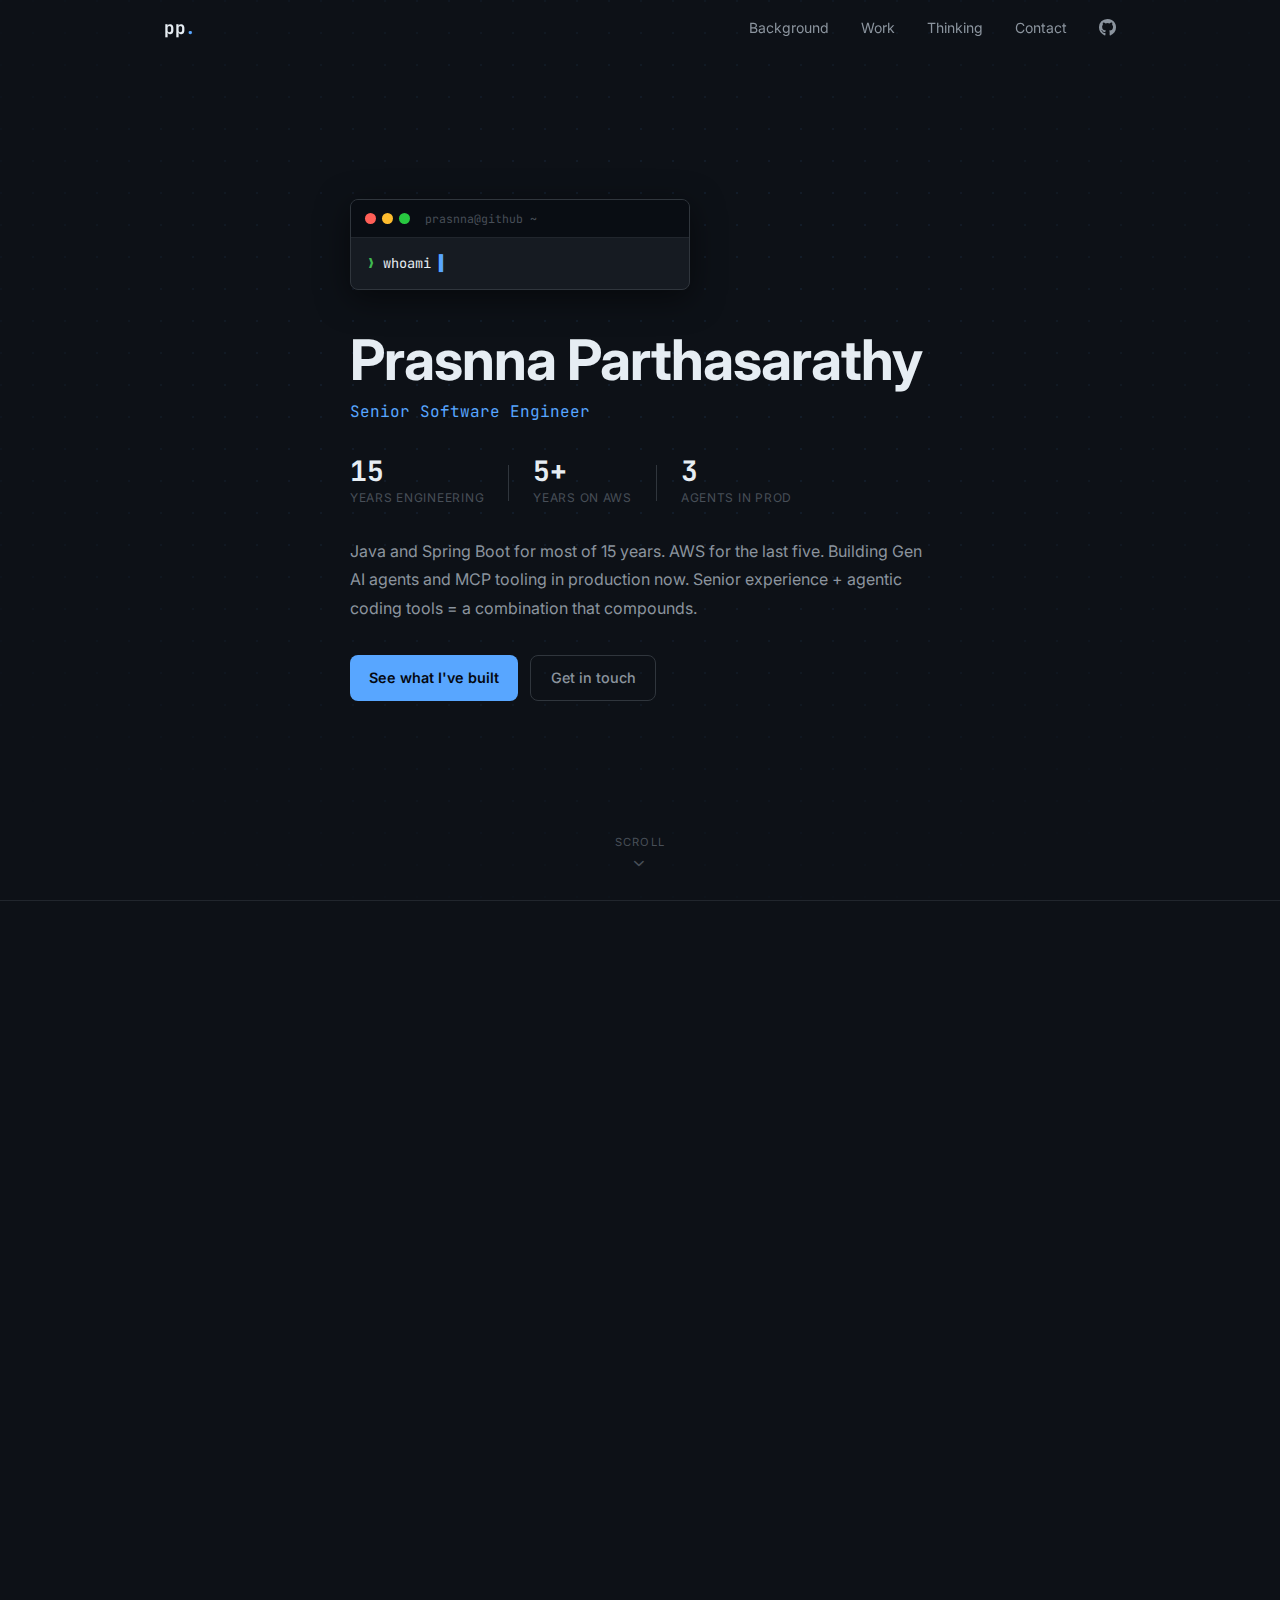
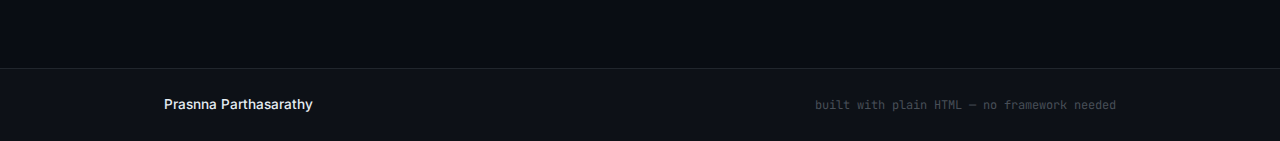
<file: index.html>
<!DOCTYPE html>
<html lang="en">
<head>
    <!-- Google Tag Manager -->
    <script>(function(w,d,s,l,i){w[l]=w[l]||[];w[l].push({'gtm.start':
    new Date().getTime(),event:'gtm.js'});var f=d.getElementsByTagName(s)[0],
    j=d.createElement(s),dl=l!='dataLayer'?'&l='+l:'';j.async=true;j.src=
    'https://www.googletagmanager.com/gtm.js?id='+i+dl;f.parentNode.insertBefore(j,f);
    })(window,document,'script','dataLayer','GTM-MLT8VW9S');</script>
    <!-- End Google Tag Manager -->
    <meta charset="UTF-8">
    <meta name="viewport" content="width=device-width, initial-scale=1.0">
    <title>Prasnna Parthasarathy — Senior Software Engineer</title>

    <!-- JS detection -->
    <script>document.documentElement.className += ' js-enabled';</script>

    <link rel="stylesheet" href="css/style.css">
    <link href="https://fonts.googleapis.com/css2?family=JetBrains+Mono:wght@400;500;700&family=Inter:wght@300;400;500;600;700&display=swap" rel="stylesheet">
    <link rel="stylesheet" href="https://cdnjs.cloudflare.com/ajax/libs/font-awesome/6.0.0/css/all.min.css">

    <meta name="description" content="Prasnna Parthasarathy — Senior Software Engineer. 15 years of Java, Spring Boot, and AWS. Building Gen AI tooling and agentic systems at Plymouth Rock Assurance.">
    <meta property="og:title" content="Prasnna Parthasarathy — Senior Software Engineer">
    <meta property="og:description" content="Java/AWS engineer, 15 years. Recently building LangChain agents, MCP tooling, and Gen AI pipelines in production.">
    <meta property="og:url" content="https://prasnna.github.io/">
    <meta property="og:type" content="website">

    <script type="application/ld+json">
    {
      "@context": "https://schema.org",
      "@type": "Person",
      "name": "Prasnna Parthasarathy",
      "url": "https://prasnna.github.io/",
      "jobTitle": "Senior Software Engineer",
      "sameAs": ["https://github.com/prasnna"]
    }
    </script>
</head>
<body>
    <!-- Google Tag Manager (noscript) -->
    <noscript><iframe src="https://www.googletagmanager.com/ns.html?id=GTM-MLT8VW9S"
    height="0" width="0" style="display:none;visibility:hidden"></iframe></noscript>

    <!-- ===== NAV ===== -->
    <nav id="nav">
        <div class="nav-inner">
            <a href="#" class="nav-logo">pp<span class="nav-logo-dot">.</span></a>
            <div class="nav-links">
                <a href="#about">Background</a>
                <a href="#work">Work</a>
                <a href="#thinking">Thinking</a>
                <a href="#contact">Contact</a>
                <a href="https://github.com/prasnna" target="_blank" class="nav-gh"><i class="fab fa-github"></i></a>
            </div>
        </div>
    </nav>

    <!-- ===== HERO ===== -->
    <header class="hero">
        <div class="hero-bg">
            <div class="hero-grid"></div>
        </div>
        <div class="container">
            <div class="hero-content">
                <div class="terminal-window">
                    <div class="terminal-bar">
                        <span class="dot dot-red"></span>
                        <span class="dot dot-yellow"></span>
                        <span class="dot dot-green"></span>
                        <span class="terminal-title">prasnna@github ~ </span>
                    </div>
                    <div class="terminal-body">
                        <div class="terminal-line">
                            <span class="t-prompt">❯</span>
                            <span class="typed-text" id="typed">whoami</span><span class="t-cursor">▌</span>
                        </div>
                    </div>
                </div>

                <h1 class="hero-name">Prasnna Parthasarathy</h1>
                <p class="hero-role">Senior Software Engineer</p>

                <div class="hero-stats">
                    <div class="stat">
                        <span class="stat-num">15</span>
                        <span class="stat-label">years engineering</span>
                    </div>
                    <div class="stat-divider"></div>
                    <div class="stat">
                        <span class="stat-num">5+</span>
                        <span class="stat-label">years on AWS</span>
                    </div>
                    <div class="stat-divider"></div>
                    <div class="stat">
                        <span class="stat-num">3</span>
                        <span class="stat-label">agents in prod</span>
                    </div>
                </div>

                <p class="hero-bio">
                    Java and Spring Boot for most of 15 years. AWS for the last five.
                    Building Gen AI agents and MCP tooling in production now.
                    Senior experience + agentic coding tools = a combination that compounds.
                </p>

                <div class="cta-group">
                    <a href="#work" class="btn btn-primary" data-track-category="Hero" data-track-action="Click" data-track-label="See Work">See what I've built</a>
                    <a href="#contact" class="btn btn-secondary">Get in touch</a>
                </div>
            </div>
        </div>
        <div class="hero-scroll-hint">
            <span>scroll</span>
            <i class="fas fa-chevron-down"></i>
        </div>
    </header>

    <!-- ===== ABOUT / TIMELINE ===== -->
    <section id="about">
        <div class="container">
            <div class="section-header reveal">
                <span class="section-tag">background</span>
                <h2>15 years building things</h2>
            </div>

            <div class="timeline reveal">
                <div class="tl-item">
                    <div class="tl-marker">
                        <div class="tl-dot"></div>
                        <div class="tl-line"></div>
                    </div>
                    <div class="tl-content">
                        <div class="tl-meta">
                            <span class="tl-company">TCS</span>
                            <span class="tl-period">Dec 2009 – Feb 2014</span>
                        </div>
                        <h3 class="tl-role">IT Analyst</h3>
                        <p>Full-stack developer on an OLAP analytics platform for AC Nielsen. Java backend, front-end UI, data analysis support. Where I learned that the boring infrastructure work is actually the important work.</p>
                        <div class="tl-tags">
                            <span>Java</span><span>HTML/CSS/JS</span><span>SQL</span><span>OLAP</span>
                        </div>
                    </div>
                </div>

                <div class="tl-item">
                    <div class="tl-marker">
                        <div class="tl-dot"></div>
                        <div class="tl-line"></div>
                    </div>
                    <div class="tl-content">
                        <div class="tl-meta">
                            <span class="tl-company">Cognizant</span>
                            <span class="tl-period">Feb 2014 – Oct 2017</span>
                        </div>
                        <h3 class="tl-role">Senior Software Consultant</h3>
                        <p>Enterprise Java across regulated industries — State Street (regulatory reporting, REST services, in-memory cache for large datasets), NY Life (ACCORD XML transformation via SOAP/Apache CXF), MetLife (batch-to-realtime migration).</p>
                        <div class="tl-tags">
                            <span>Java</span><span>Spring</span><span>REST</span><span>SOAP</span><span>Apache CXF</span>
                        </div>
                    </div>
                </div>

                <div class="tl-item">
                    <div class="tl-marker">
                        <div class="tl-dot tl-dot-active"></div>
                    </div>
                    <div class="tl-content">
                        <div class="tl-meta">
                            <span class="tl-company tl-current">Plymouth Rock Assurance</span>
                            <span class="tl-period">Oct 2017 – Present</span>
                        </div>
                        <h3 class="tl-role">Senior Software Engineer</h3>
                        <p>Started building core policy and agency management systems in Java/Spring Boot on Kubernetes. For the last couple of years, shifted to Gen AI: LangChain agents, Bedrock pipelines, MCP tooling — all in production.</p>
                        <div class="tl-tags">
                            <span>Java</span><span>Spring Boot</span><span>AWS</span><span>K8s</span><span>LangChain</span><span>Bedrock</span><span>MCP</span>
                        </div>
                    </div>
                </div>
            </div>

            <!-- STACK -->
            <div class="stack-block reveal">
                <h3 class="stack-heading">Stack</h3>
                <div class="stack-groups">
                    <div class="stack-group">
                        <span class="stack-group-label">Backend</span>
                        <div class="stack-pills">
                            <span class="pill pill-primary">Java / J2EE</span>
                            <span class="pill pill-primary">Spring Boot</span>
                            <span class="pill">Spring MVC</span>
                            <span class="pill">Python</span>
                            <span class="pill">Node.js</span>
                            <span class="pill">Kafka</span>
                        </div>
                    </div>
                    <div class="stack-group">
                        <span class="stack-group-label">Cloud &amp; Infra</span>
                        <div class="stack-pills">
                            <span class="pill pill-primary">AWS</span>
                            <span class="pill">Lambda</span>
                            <span class="pill">Bedrock</span>
                            <span class="pill">Step Functions</span>
                            <span class="pill">Kubernetes</span>
                            <span class="pill">Docker</span>
                        </div>
                    </div>
                    <div class="stack-group">
                        <span class="stack-group-label">AI / Gen AI</span>
                        <div class="stack-pills">
                            <span class="pill pill-accent">LangChain</span>
                            <span class="pill pill-accent">MCP</span>
                            <span class="pill pill-accent">Bedrock Agent Core</span>
                            <span class="pill">Qdrant</span>
                            <span class="pill">RAG</span>
                            <span class="pill">ReAct</span>
                        </div>
                    </div>
                    <div class="stack-group">
                        <span class="stack-group-label">Data &amp; Other</span>
                        <div class="stack-pills">
                            <span class="pill">SQL / PL-SQL</span>
                            <span class="pill">MongoDB</span>
                            <span class="pill">DocumentDB</span>
                            <span class="pill">Angular</span>
                            <span class="pill">Pandas / Plotly</span>
                        </div>
                    </div>
                </div>
            </div>
        </div>
    </section>

    <!-- ===== WORK ===== -->
    <section id="work" class="section-alt">
        <div class="container">
            <div class="section-header reveal">
                <span class="section-tag">work</span>
                <h2>Things I've built</h2>
            </div>

            <!-- Featured -->
            <div class="project-featured reveal">
                <div class="pf-label">
                    <span class="tag-active">Active · Plymouth Rock</span>
                </div>
                <div class="pf-body">
                    <div class="pf-text">
                        <h3>Prod Support Agent</h3>
                        <p>
                            LangChain ReAct agent connected to Elasticsearch via Elastic MCP,
                            a Playwright browser tool, a Qdrant RAG store, and short/long semantic
                            memory. Running on AWS Bedrock Agent Core, orchestrated via n8n.
                            Designed to automate repeated prod support tasks with minimum autonomy
                            first — expand as trust is established.
                        </p>
                        <p class="pf-note">
                            The interesting design constraint: it has to be trustworthy enough
                            that on-call engineers actually hand it tasks at 3am.
                        </p>
                    </div>
                    <div class="pf-stack">
                        <span>LangChain</span>
                        <span>Elastic MCP</span>
                        <span>Qdrant</span>
                        <span>Bedrock Agent Core</span>
                        <span>Playwright</span>
                        <span>n8n</span>
                        <span>AWS</span>
                    </div>
                </div>
            </div>

            <!-- Grid -->
            <div class="projects-grid">
                <div class="project-card reveal">
                    <div class="card-top">
                        <span class="tag tag-work">Plymouth Rock</span>
                        <h3>Claims Processing Pipeline</h3>
                    </div>
                    <p>Multimodal LLM pipeline to analyze claim documents + notes and suggest next actions. Step Functions orchestrates Lambdas — Textract ingests docs, Bedrock does the analysis. The hard part: giving adjusters enough auditability to trust the output.</p>
                    <div class="tech-stack">
                        <span>Step Functions</span><span>Textract</span><span>Bedrock</span><span>Lambda</span><span>Python</span>
                    </div>
                </div>

                <div class="project-card reveal">
                    <div class="card-top">
                        <span class="tag tag-work">Plymouth Rock</span>
                        <h3>Policy Chat Agent</h3>
                    </div>
                    <p>Customer-facing agentic chat querying policy, claims, and billing GraphQL APIs plus a RAG store with policy docs. Per-user memory across sessions. Tricky balance: grounded enough to be safe, flexible enough to be useful.</p>
                    <div class="tech-stack">
                        <span>LangChain</span><span>GraphQL</span><span>Bedrock Agent Core</span><span>Qdrant</span>
                    </div>
                </div>

                <div class="project-card reveal">
                    <div class="card-top">
                        <span class="tag tag-java">Plymouth Rock</span>
                        <h3>Policy &amp; Agency Management</h3>
                    </div>
                    <p>Core insurance platform — policy lifecycle and agency management. Java/Spring Boot backend on Kubernetes with DocumentDB and Lambda + API Gateway for the service layer. The majority of my time at Plymouth Rock before the AI shift.</p>
                    <div class="tech-stack">
                        <span>Java</span><span>Spring Boot</span><span>Kubernetes</span><span>DocumentDB</span><span>Lambda</span>
                    </div>
                </div>

                <div class="project-card reveal">
                    <div class="card-top">
                        <span class="tag tag-side">Side project</span>
                        <h3>Market Rotation Tracker</h3>
                    </div>
                    <p>RRG methodology built from scratch — RS-Ratio and RS-Momentum calculations, live market data, interactive Plotly charts. Started as a "let me understand this properly" project and became something I actually use for my own portfolio decisions.</p>
                    <div class="tech-stack">
                        <span>Python</span><span>Pandas</span><span>Plotly</span>
                    </div>
                    <a href="market-intelligence.html" class="card-link">View Analysis →</a>
                </div>

                <div class="project-card reveal">
                    <div class="card-top">
                        <span class="tag tag-java">Cognizant / State Street</span>
                        <h3>Regulatory Reporting Platform</h3>
                    </div>
                    <p>REST service for high-volume regulatory datasets with an in-memory cache layer for throughput. Custom validation framework automating data quality checks. Also: ACCORD XML transformation (NY Life) and batch-to-realtime migration (MetLife).</p>
                    <div class="tech-stack">
                        <span>Java</span><span>Spring</span><span>REST</span><span>SOAP / Apache CXF</span>
                    </div>
                </div>
            </div>
        </div>
    </section>

    <!-- ===== THINKING ===== -->
    <section id="thinking">
        <div class="container">
            <div class="section-header reveal">
                <span class="section-tag">thinking</span>
                <h2>How I think about this stuff</h2>
            </div>

            <div class="thinking-grid">
                <div class="thought reveal">
                    <span class="thought-num">01</span>
                    <h3>The model is rarely the bottleneck</h3>
                    <p>Most production AI problems are data quality, latency, and trust — not model capability. I've spent more time building output validators and audit trails than tuning prompts.</p>
                </div>
                <div class="thought reveal">
                    <span class="thought-num">02</span>
                    <h3>Start with low autonomy</h3>
                    <p>The prod support agent starts with workflow tools and human-in-the-loop steps. Agents that do too much too fast are hard to debug and harder to get sign-off on in regulated environments.</p>
                </div>
                <div class="thought reveal">
                    <span class="thought-num">03</span>
                    <h3>Enterprise background pays off in AI work</h3>
                    <p>15 years in regulated environments means auditability, failure modes, and compliance are first-class concerns — not afterthoughts you bolt on when something goes wrong in prod.</p>
                </div>
                <div class="thought reveal">
                    <span class="thought-num">04</span>
                    <h3>Skeptical of the hype cycle</h3>
                    <p>Agents are genuinely useful. They're also fragile in ways demos don't show. I've shipped both the wins and the failure cases — the second teaches you more.</p>
                </div>
                <div class="thought thought-wide reveal">
                    <span class="thought-num">05</span>
                    <h3>Agentic coding is a force multiplier — if you know what correct looks like</h3>
                    <p>I use AI coding assistants heavily and the velocity gain is real. What makes it work is 15 years of knowing the right architecture, the edge cases, the abstractions that will bite you in six months. Without that, you're just generating code faster. With it, you're compounding.</p>
                </div>
            </div>
        </div>
    </section>

    <!-- ===== CONTACT ===== -->
    <section id="contact" class="section-alt">
        <div class="container">
            <div class="contact-block reveal">
                <div class="contact-text">
                    <span class="section-tag">contact</span>
                    <h2>Get in touch</h2>
                    <p>Open to conversations about enterprise AI tooling, agentic systems, or anything backend. Not actively looking but happy to talk.</p>
                </div>
                <div class="contact-actions">
                    <a href="mailto:prasnna@gmail.com" class="btn btn-primary" data-track-category="Contact" data-track-label="Email">
                        <i class="fas fa-envelope"></i> prasnna@gmail.com
                    </a>
                    <a href="https://github.com/prasnna" class="btn btn-secondary" target="_blank" data-track-category="Contact" data-track-label="GitHub">
                        <i class="fab fa-github"></i> github.com/prasnna
                    </a>
                </div>
            </div>
        </div>
    </section>

    <footer>
        <div class="container">
            <div class="footer-inner">
                <span class="footer-name">Prasnna Parthasarathy</span>
                <span class="footer-copy">built with plain HTML &mdash; no framework needed</span>
            </div>
        </div>
    </footer>

    <script type="module" src="js/main.js"></script>
</body>
</html>
</file>
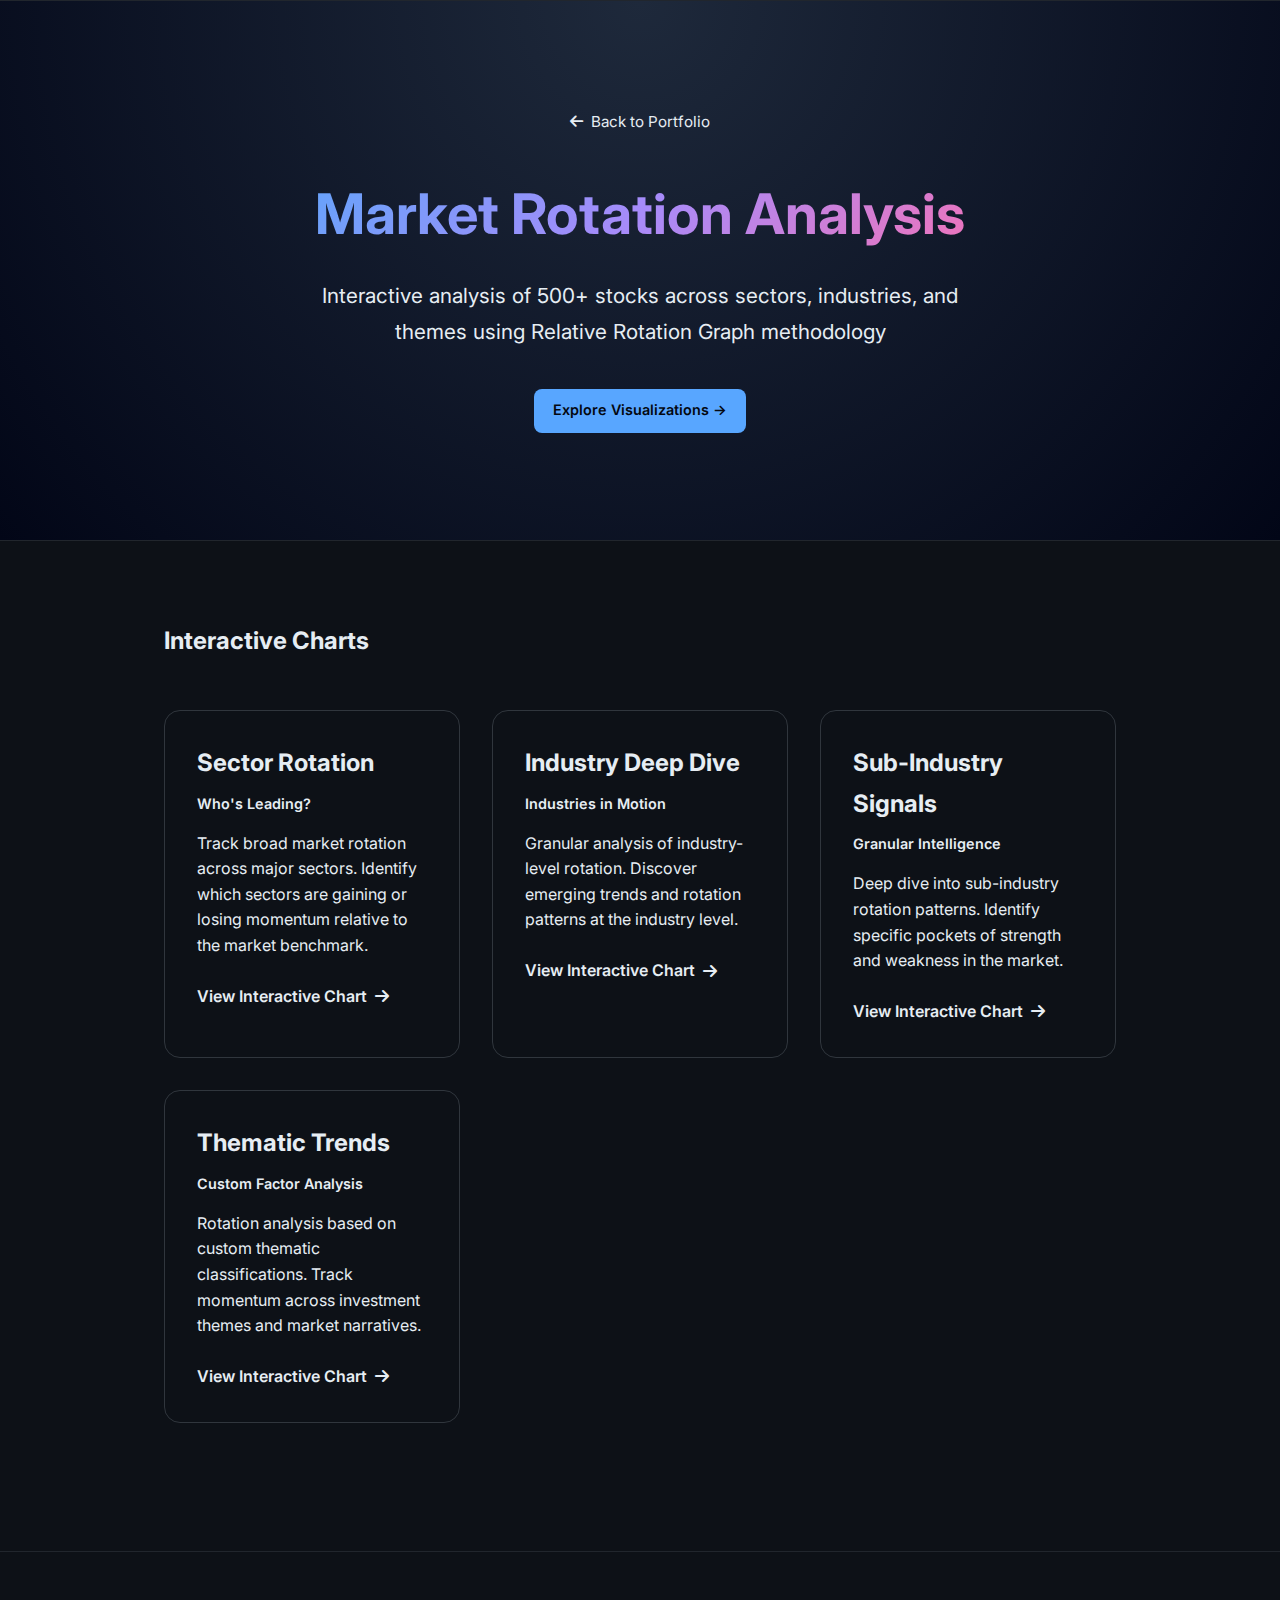
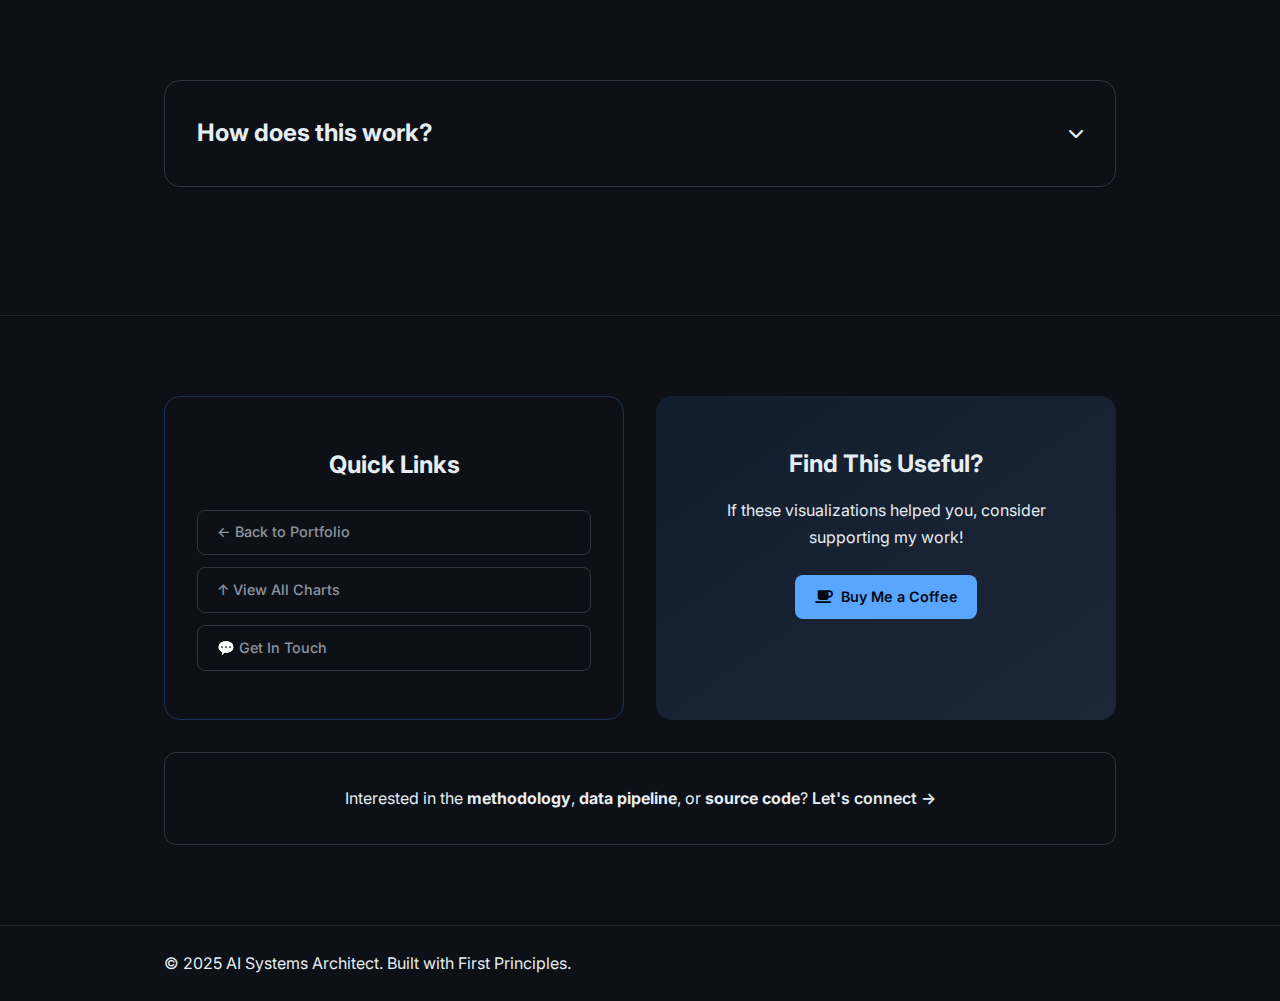
<file: market-intelligence.html>
<!DOCTYPE html>
<html lang="en">
<head>
    <!-- Google Tag Manager -->
    <script>(function(w,d,s,l,i){w[l]=w[l]||[];w[l].push({'gtm.start':
    new Date().getTime(),event:'gtm.js'});var f=d.getElementsByTagName(s)[0],
    j=d.createElement(s),dl=l!='dataLayer'?'&l='+l:'';j.async=true;j.src=
    'https://www.googletagmanager.com/gtm.js?id='+i+dl;f.parentNode.insertBefore(j,f);
    })(window,document,'script','dataLayer','GTM-MLT8VW9S');</script>
    <!-- End Google Tag Manager -->
    <meta charset="UTF-8">
    <meta name="viewport" content="width=device-width, initial-scale=1.0">
    <title>Market Rotation Analysis | Portfolio</title>
    <link rel="stylesheet" href="css/style.css">
    <link href="https://fonts.googleapis.com/css2?family=Inter:wght@300;400;600;700&display=swap" rel="stylesheet">
    <link rel="stylesheet" href="https://cdnjs.cloudflare.com/ajax/libs/font-awesome/6.0.0/css/all.min.css">

    <!-- SEO & Social Meta Tags -->
    <meta name="description" content="Interactive market rotation analysis using Relative Rotation Graphs (RRG). Track 500+ stocks across sectors, industries, and themes to identify market trends and rotation patterns.">
    <meta property="og:title" content="Market Rotation Analysis | RRG Charts">
    <meta property="og:description" content="Interactive analysis of 500+ stocks across sectors, industries, and themes using Relative Rotation Graph methodology.">
    <meta property="og:url" content="https://prasnna.github.io/market-intelligence.html">
    <meta property="og:type" content="website">
    <meta name="twitter:card" content="summary_large_image">
    <meta name="twitter:title" content="Market Rotation Analysis | RRG Charts">
    <meta name="twitter:description" content="Interactive RRG charts tracking 500+ stocks. Identify sector rotation and market trends in real-time.">
    <meta name="keywords" content="RRG, Relative Rotation Graph, market analysis, sector rotation, stock analysis, technical analysis, market intelligence">

    <style>
        /* Market Intelligence Specific Styles */
        .mi-hero {
            min-height: 60vh;
            display: flex;
            align-items: center;
            justify-content: center;
            text-align: center;
            background: radial-gradient(circle at top, #1e293b 0%, #020617 100%);
            padding: 4rem 0;
        }

        .mi-hero h1 {
            font-size: 3.5rem;
            font-weight: 700;
            margin-bottom: 1rem;
            background: linear-gradient(135deg, #60a5fa 0%, #a78bfa 50%, #f472b6 100%);
            -webkit-background-clip: text;
            background-clip: text;
            -webkit-text-fill-color: transparent;
        }

        .mi-hero .subtitle {
            font-size: 1.3rem;
            color: var(--text-secondary);
            margin-bottom: 2.5rem;
            max-width: 700px;
            margin-left: auto;
            margin-right: auto;
        }

        .viz-grid {
            display: grid;
            grid-template-columns: repeat(auto-fit, minmax(280px, 1fr));
            gap: 2rem;
            margin: 3rem 0;
        }

        .viz-card {
            background: linear-gradient(145deg, var(--card-bg), rgba(30, 41, 59, 0.5));
            border: 1px solid var(--border);
            border-radius: 1rem;
            padding: 2rem;
            transition: all 0.4s cubic-bezier(0.4, 0, 0.2, 1);
            position: relative;
            overflow: hidden;
        }

        .viz-card::before {
            content: '';
            position: absolute;
            top: 0;
            left: 0;
            right: 0;
            bottom: 0;
            background: linear-gradient(135deg, rgba(59, 130, 246, 0.1), rgba(167, 139, 250, 0.1));
            opacity: 0;
            transition: opacity 0.4s ease;
        }

        .viz-card:hover {
            transform: translateY(-10px);
            border-color: var(--accent);
            box-shadow: 0 20px 40px -15px rgba(59, 130, 246, 0.4);
        }

        .viz-card:hover::before {
            opacity: 1;
        }

        .viz-card h3 {
            font-size: 1.5rem;
            margin-bottom: 0.5rem;
            position: relative;
            z-index: 1;
        }

        .viz-card .viz-subtitle {
            color: var(--accent);
            font-size: 0.9rem;
            font-weight: 600;
            margin-bottom: 1rem;
            position: relative;
            z-index: 1;
        }

        .viz-card p {
            color: var(--text-secondary);
            margin-bottom: 1.5rem;
            line-height: 1.6;
            position: relative;
            z-index: 1;
        }

        .viz-link {
            display: inline-flex;
            align-items: center;
            gap: 0.5rem;
            color: var(--accent);
            text-decoration: none;
            font-weight: 600;
            transition: gap 0.3s ease;
            position: relative;
            z-index: 1;
        }

        .viz-link:hover {
            gap: 0.75rem;
        }

        .viz-link i {
            transition: transform 0.3s ease;
        }

        .viz-link:hover i {
            transform: translateX(3px);
        }

        .pipeline-section {
            background-color: var(--card-bg);
            border: 1px solid var(--border);
            border-radius: 1rem;
            padding: 2rem;
            margin: 3rem 0;
        }

        .pipeline-toggle {
            cursor: pointer;
            display: flex;
            align-items: center;
            justify-content: space-between;
            user-select: none;
        }

        .pipeline-toggle h3 {
            font-size: 1.5rem;
            margin: 0;
        }

        .pipeline-toggle i {
            transition: transform 0.3s ease;
            color: var(--accent);
        }

        .pipeline-toggle.active i {
            transform: rotate(180deg);
        }

        .pipeline-content {
            max-height: 0;
            overflow: hidden;
            transition: max-height 0.4s ease;
        }

        .pipeline-content.active {
            max-height: 1000px;
            margin-top: 2rem;
        }

        .pipeline-steps {
            display: grid;
            grid-template-columns: repeat(auto-fit, minmax(200px, 1fr));
            gap: 1.5rem;
            margin-top: 1.5rem;
        }

        .pipeline-step {
            background: var(--bg-darker);
            padding: 1.5rem;
            border-radius: 0.75rem;
            border: 1px solid var(--border);
            text-align: center;
        }

        .pipeline-step .step-number {
            display: inline-block;
            width: 40px;
            height: 40px;
            background: var(--accent);
            color: white;
            border-radius: 50%;
            display: flex;
            align-items: center;
            justify-content: center;
            font-weight: 700;
            margin: 0 auto 1rem;
        }

        .pipeline-step h4 {
            font-size: 1.1rem;
            margin-bottom: 0.5rem;
        }

        .pipeline-step p {
            font-size: 0.9rem;
            color: var(--text-secondary);
        }

        .contact-cta {
            background: linear-gradient(145deg, var(--card-bg), rgba(30, 41, 59, 0.8));
            border: 1px solid rgba(59, 130, 246, 0.3);
            border-radius: 1rem;
            padding: 3rem 2rem;
            text-align: center;
            margin: 4rem 0 2rem;
        }

        .contact-cta h2 {
            font-size: 2rem;
            margin-bottom: 1rem;
        }

        .contact-cta p {
            color: var(--text-secondary);
            font-size: 1.1rem;
            margin-bottom: 2rem;
            max-width: 600px;
            margin-left: auto;
            margin-right: auto;
        }

        .back-link {
            display: inline-flex;
            align-items: center;
            gap: 0.5rem;
            color: var(--text-secondary);
            text-decoration: none;
            font-size: 0.95rem;
            transition: all 0.3s ease;
            margin-bottom: 2rem;
        }

        .back-link:hover {
            color: var(--accent);
            gap: 0.75rem;
        }

        @media (max-width: 768px) {
            .mi-hero h1 {
                font-size: 2.5rem;
            }

            .viz-grid {
                grid-template-columns: 1fr;
            }
        }
    </style>
</head>
<body>
    <!-- Google Tag Manager (noscript) -->
    <noscript><iframe src="https://www.googletagmanager.com/ns.html?id=GTM-MLT8VW9S"
    height="0" width="0" style="display:none;visibility:hidden"></iframe></noscript>
    <!-- End Google Tag Manager (noscript) -->
    <section class="mi-hero">
        <div class="container">
            <a href="index.html" class="back-link">
                <i class="fas fa-arrow-left"></i> Back to Portfolio
            </a>
            <h1>Market Rotation Analysis</h1>
            <p class="subtitle">Interactive analysis of 500+ stocks across sectors, industries, and themes using Relative Rotation Graph methodology</p>
            <div class="btn-container">
                <a href="#visualizations" class="btn btn-primary" data-track-category="Market Intelligence" data-track-action="Click" data-track-label="Explore Visualizations">Explore Visualizations →</a>
            </div>
        </div>
    </section>

    <section id="visualizations" class="section-dark">
        <div class="container">
            <h2 class="section-title">Interactive Charts</h2>

            <div class="viz-grid">
                <div class="viz-card">
                    <h3>Sector Rotation</h3>
                    <p class="viz-subtitle">Who's Leading?</p>
                    <p>Track broad market rotation across major sectors. Identify which sectors are gaining or losing momentum relative to the market benchmark.</p>
                    <a href="RRG/sector.html" class="viz-link" data-track-category="RRG Charts" data-track-action="View" data-track-label="Sector Rotation">
                        View Interactive Chart <i class="fas fa-arrow-right"></i>
                    </a>
                </div>

                <div class="viz-card">
                    <h3>Industry Deep Dive</h3>
                    <p class="viz-subtitle">Industries in Motion</p>
                    <p>Granular analysis of industry-level rotation. Discover emerging trends and rotation patterns at the industry level.</p>
                    <a href="RRG/industry.html" class="viz-link" data-track-category="RRG Charts" data-track-action="View" data-track-label="Industry Deep Dive">
                        View Interactive Chart <i class="fas fa-arrow-right"></i>
                    </a>
                </div>

                <div class="viz-card">
                    <h3>Sub-Industry Signals</h3>
                    <p class="viz-subtitle">Granular Intelligence</p>
                    <p>Deep dive into sub-industry rotation patterns. Identify specific pockets of strength and weakness in the market.</p>
                    <a href="RRG/sub-industry.html" class="viz-link" data-track-category="RRG Charts" data-track-action="View" data-track-label="Sub-Industry Signals">
                        View Interactive Chart <i class="fas fa-arrow-right"></i>
                    </a>
                </div>

                <div class="viz-card">
                    <h3>Thematic Trends</h3>
                    <p class="viz-subtitle">Custom Factor Analysis</p>
                    <p>Rotation analysis based on custom thematic classifications. Track momentum across investment themes and market narratives.</p>
                    <a href="RRG/theme.html" class="viz-link" data-track-category="RRG Charts" data-track-action="View" data-track-label="Thematic Trends">
                        View Interactive Chart <i class="fas fa-arrow-right"></i>
                    </a>
                </div>
            </div>
        </div>
    </section>

    <section class="section-light">
        <div class="container">
            <div class="pipeline-section">
                <div class="pipeline-toggle" onclick="togglePipeline()">
                    <h3>How does this work?</h3>
                    <i class="fas fa-chevron-down"></i>
                </div>
                <div class="pipeline-content" id="pipelineContent">
                    <p style="color: var(--text-secondary); margin-bottom: 1.5rem;">
                        The analysis transforms raw market data into rotation signals through a 4-step pipeline:
                    </p>

                    <div style="text-align: center; margin-bottom: 2rem; max-height: 500px; overflow-y: auto; border: 1px solid var(--border); border-radius: 0.5rem; padding: 1rem; background: rgba(0,0,0,0.2);">
                        <img src="RRG/RRG_Abstract_Flow-1.png" alt="Data Ingestion Flow Diagram" style="max-width: 100%; height: auto;">
                    </div>

                    <div class="pipeline-steps">
                        <div class="pipeline-step">
                            <div class="step-number">1</div>
                            <h4>Data & Scoring</h4>
                            <p>500+ stocks analyzed weekly for relative strength (RS Rating 0-100)</p>
                        </div>

                        <div class="pipeline-step">
                            <div class="step-number">2</div>
                            <h4>Smart Filtering</h4>
                            <p>Significance-based filtering tracks important groups across time</p>
                        </div>

                        <div class="pipeline-step">
                            <div class="step-number">3</div>
                            <h4>RRG Calculation</h4>
                            <p>Calculate RS-Ratio (vs market) and RS-Momentum (rate of change)</p>
                        </div>

                        <div class="pipeline-step">
                            <div class="step-number">4</div>
                            <h4>Visualization</h4>
                            <p>Interactive Plotly charts showing rotation across 4 quadrants</p>
                        </div>
                    </div>

                    <div style="margin-top: 2rem; padding: 1.5rem; background: var(--bg-darker); border-radius: 0.75rem; border-left: 3px solid var(--accent);">
                        <h4 style="margin-bottom: 0.5rem;">Understanding the Quadrants</h4>
                        <ul style="color: var(--text-secondary); line-height: 1.8; padding-left: 1.5rem;">
                            <li><strong style="color: #34d399;">Leading:</strong> Strong & Getting Stronger</li>
                            <li><strong style="color: #fbbf24;">Weakening:</strong> Strong but Slowing Down</li>
                            <li><strong style="color: #ef4444;">Lagging:</strong> Weak & Getting Weaker</li>
                            <li><strong style="color: #60a5fa;">Improving:</strong> Weak but Waking Up</li>
                        </ul>
                    </div>
                </div>
            </div>
        </div>
    </section>

    <section class="section-dark">
        <div class="container">
            <div style="display: grid; grid-template-columns: repeat(auto-fit, minmax(300px, 1fr)); gap: 2rem; margin-bottom: 2rem;">
                <!-- Navigation Card -->
                <div class="contact-cta" style="margin: 0;">
                    <h3 style="font-size: 1.5rem; margin-bottom: 1.5rem;">Quick Links</h3>
                    <div style="display: flex; flex-direction: column; gap: 0.75rem;">
                        <a href="index.html" class="btn btn-secondary" style="width: 100%; text-align: center;">← Back to Portfolio</a>
                        <a href="#visualizations" class="btn btn-secondary" style="width: 100%; text-align: center;">↑ View All Charts</a>
                        <a href="index.html#contact" class="btn btn-secondary" style="width: 100%; text-align: center;">💬 Get In Touch</a>
                    </div>
                </div>

                <!-- Support Card -->
                <div class="contact-cta" style="margin: 0; border: 2px solid var(--accent); background: linear-gradient(145deg, rgba(59, 130, 246, 0.1), rgba(30, 41, 59, 0.9));">
                    <h3 style="font-size: 1.5rem; margin-bottom: 0.75rem;">Find This Useful?</h3>
                    <p style="margin-bottom: 1.5rem; font-size: 1rem;">If these visualizations helped you, consider supporting my work!</p>
                    <a href="https://buymeacoffee.com/prasnna" class="btn btn-primary" target="_blank" style="display: inline-flex; align-items: center; gap: 0.5rem;" data-track-category="Conversion" data-track-action="Click" data-track-label="Buy Me a Coffee - Market Intelligence">
                        <i class="fas fa-coffee"></i> Buy Me a Coffee
                    </a>
                </div>
            </div>

            <!-- Methodology Note -->
            <div style="text-align: center; padding: 2rem; background: var(--card-bg); border-radius: 0.75rem; border: 1px solid var(--border);">
                <p style="color: var(--text-secondary); margin: 0;">
                    Interested in the <strong>methodology</strong>, <strong>data pipeline</strong>, or <strong>source code</strong>?
                    <a href="index.html#contact" style="color: var(--accent); text-decoration: none; font-weight: 600;">Let's connect →</a>
                </p>
            </div>
        </div>
    </section>

    <footer>
        <div class="container">
            <p>&copy; 2025 AI Systems Architect. Built with First Principles.</p>
        </div>
    </footer>

    <script>
        function togglePipeline() {
            const toggle = document.querySelector('.pipeline-toggle');
            const content = document.getElementById('pipelineContent');

            toggle.classList.toggle('active');
            content.classList.toggle('active');

            // Track pipeline toggle
            window.dataLayer = window.dataLayer || [];
            window.dataLayer.push({
                'event': 'custom_interaction',
                'eventCategory': 'Market Intelligence',
                'eventAction': 'Toggle',
                'eventLabel': 'Pipeline Explanation',
                'eventValue': content.classList.contains('active') ? 'Open' : 'Close'
            });
        }
    </script>
    <script type="module">
        import { Tracking } from './js/tracking.js';
        new Tracking();
    </script>
</body>
</html>
</file>
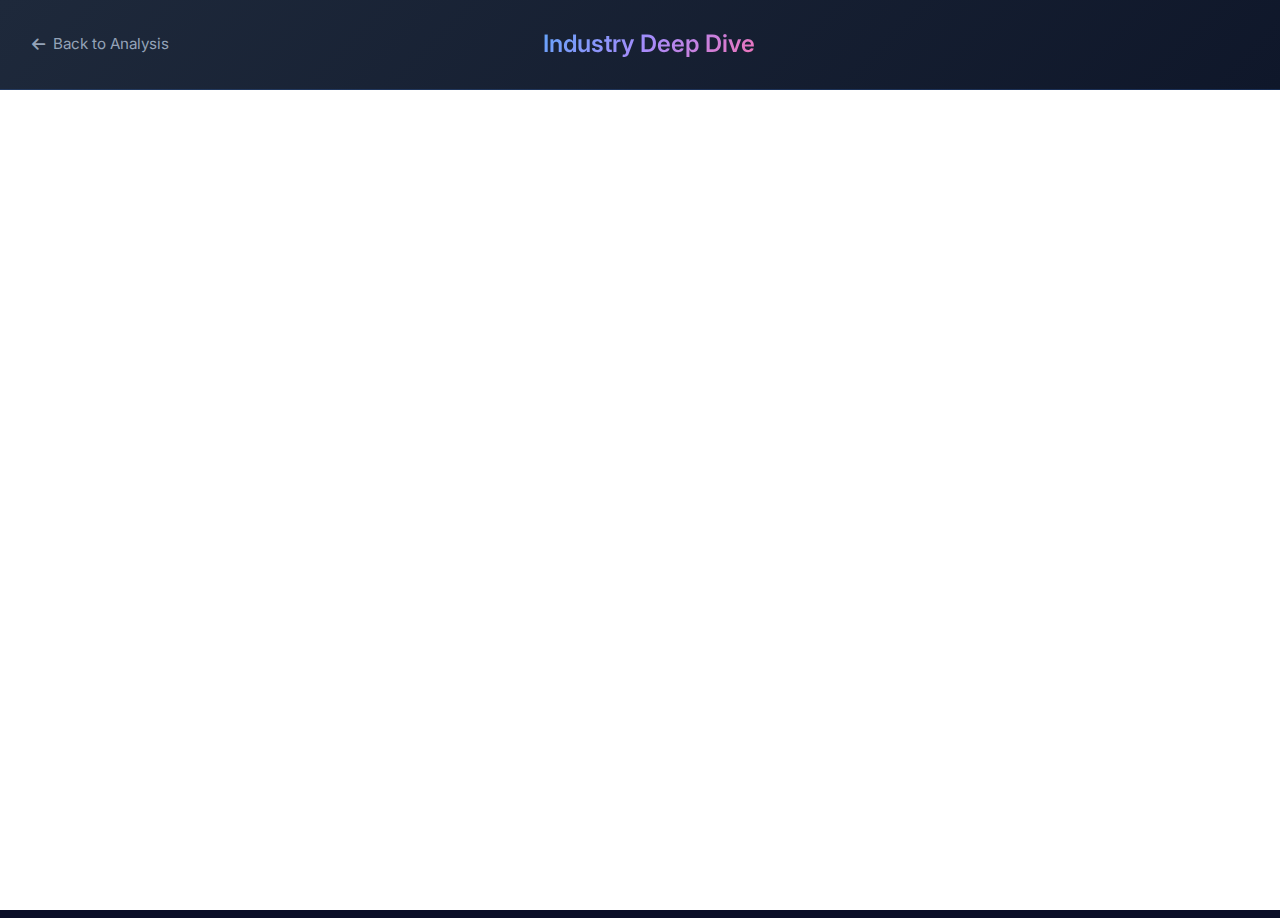
<file: RRG/industry.html>
<!DOCTYPE html>
<html lang="en">
<head>
    <!-- Google Tag Manager -->
    <script>(function(w,d,s,l,i){w[l]=w[l]||[];w[l].push({'gtm.start':
    new Date().getTime(),event:'gtm.js'});var f=d.getElementsByTagName(s)[0],
    j=d.createElement(s),dl=l!='dataLayer'?'&l='+l:'';j.async=true;j.src=
    'https://www.googletagmanager.com/gtm.js?id='+i+dl;f.parentNode.insertBefore(j,f);
    })(window,document,'script','dataLayer','GTM-MLT8VW9S');</script>
    <!-- End Google Tag Manager -->
    <meta charset="UTF-8">
    <meta name="viewport" content="width=device-width, initial-scale=1.0">
    <title>Industry Rotation Analysis</title>
    <link rel="stylesheet" href="../css/style.css">
    <link href="https://fonts.googleapis.com/css2?family=Inter:wght@300;400;600;700&display=swap" rel="stylesheet">
    <link rel="stylesheet" href="https://cdnjs.cloudflare.com/ajax/libs/font-awesome/6.0.0/css/all.min.css">

    <style>
        body {
            background: #0a0e27;
            color: #e2e8f0;
            margin: 0;
            padding: 0;
            font-family: 'Inter', sans-serif;
        }

        .chart-header {
            background: linear-gradient(135deg, #1e293b 0%, #0f172a 100%);
            padding: 1.5rem 2rem;
            border-bottom: 1px solid rgba(59, 130, 246, 0.2);
            display: flex;
            align-items: center;
            justify-content: space-between;
        }

        .back-link {
            display: inline-flex;
            align-items: center;
            gap: 0.5rem;
            color: #94a3b8;
            text-decoration: none;
            font-size: 0.95rem;
            transition: all 0.3s ease;
        }

        .back-link:hover {
            color: #3b82f6;
            gap: 0.75rem;
        }

        .chart-title {
            font-size: 1.5rem;
            font-weight: 600;
            margin: 0;
            background: linear-gradient(135deg, #60a5fa 0%, #a78bfa 50%, #f472b6 100%);
            -webkit-background-clip: text;
            background-clip: text;
            -webkit-text-fill-color: transparent;
        }

        .chart-container {
            width: 100%;
            height: calc(100vh - 80px);
            border: none;
            background: white;
        }

        iframe {
            width: 100%;
            height: 100%;
            border: none;
        }

        @media (max-width: 768px) {
            .chart-header {
                padding: 1rem;
            }

            .chart-title {
                font-size: 1.2rem;
            }
        }
    </style>
</head>
<body>
    <!-- Google Tag Manager (noscript) -->
    <noscript><iframe src="https://www.googletagmanager.com/ns.html?id=GTM-MLT8VW9S"
    height="0" width="0" style="display:none;visibility:hidden"></iframe></noscript>
    <!-- End Google Tag Manager (noscript) -->
    <div class="chart-header">
        <a href="../market-intelligence.html" class="back-link" data-track-category="RRG Navigation" data-track-action="Click" data-track-label="Back from Industry Chart">
            <i class="fas fa-arrow-left"></i> Back to Analysis
        </a>
        <h1 class="chart-title">Industry Deep Dive</h1>
        <div style="width: 120px;"></div> <!-- Spacer for centering -->
    </div>

    <div class="chart-container">
        <iframe src="rrg_smart_industry.html" title="Industry Rotation Chart"></iframe>
    </div>

    <script type="module">
        import { Tracking } from '../js/tracking.js';
        new Tracking();

        // Track page view
        window.dataLayer = window.dataLayer || [];
        window.dataLayer.push({
            'event': 'page_view',
            'page_title': 'Industry Rotation Analysis',
            'page_location': window.location.href,
            'page_path': window.location.pathname
        });
    </script>
</body>
</html>
</file>
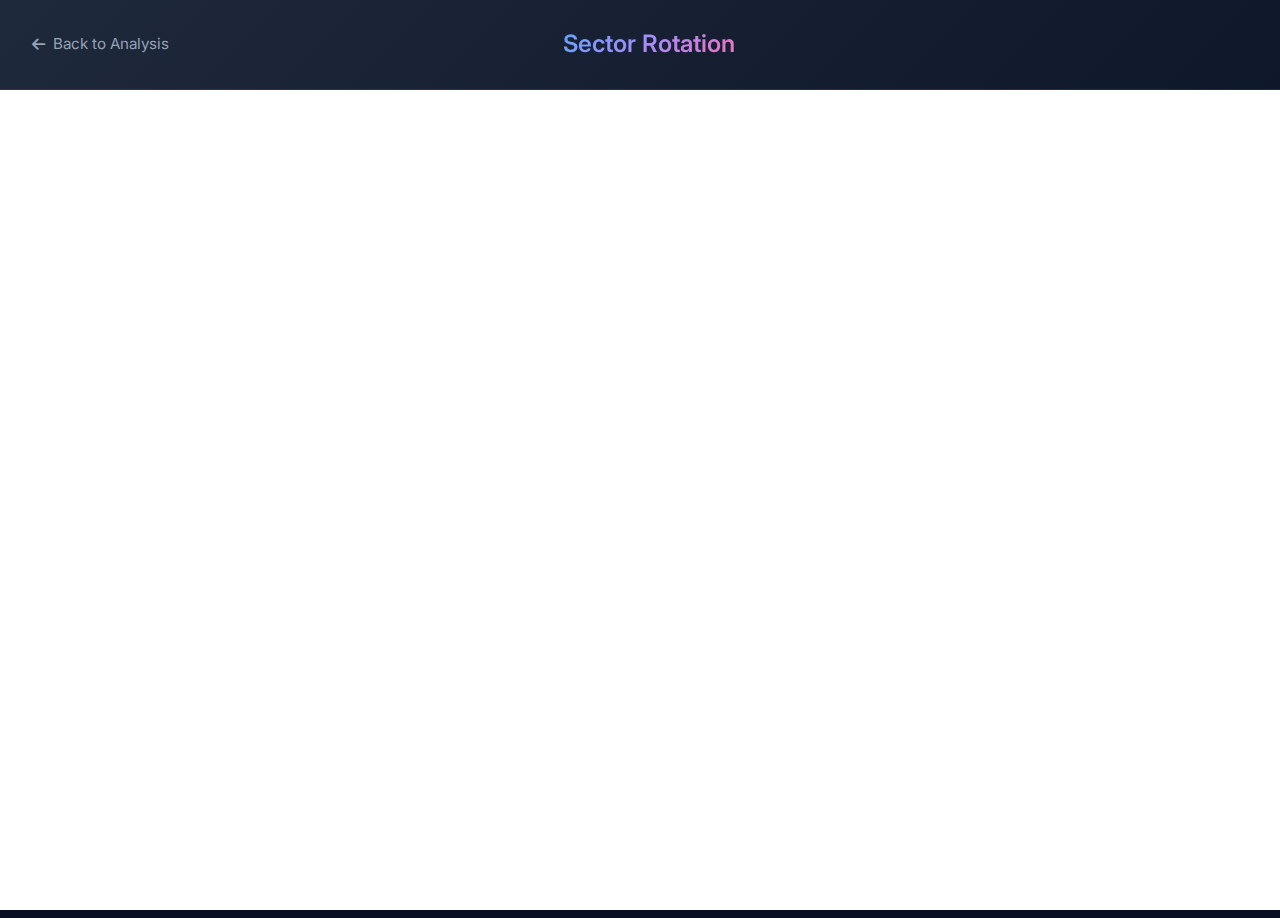
<file: RRG/sector.html>
<!DOCTYPE html>
<html lang="en">
<head>
    <meta charset="UTF-8">
    <meta name="viewport" content="width=device-width, initial-scale=1.0">
    <title>Sector Rotation Analysis</title>
    <link rel="stylesheet" href="../css/style.css">
    <link href="https://fonts.googleapis.com/css2?family=Inter:wght@300;400;600;700&display=swap" rel="stylesheet">
    <link rel="stylesheet" href="https://cdnjs.cloudflare.com/ajax/libs/font-awesome/6.0.0/css/all.min.css">

    <style>
        body {
            background: #0a0e27;
            color: #e2e8f0;
            margin: 0;
            padding: 0;
            font-family: 'Inter', sans-serif;
        }

        .chart-header {
            background: linear-gradient(135deg, #1e293b 0%, #0f172a 100%);
            padding: 1.5rem 2rem;
            border-bottom: 1px solid rgba(59, 130, 246, 0.2);
            display: flex;
            align-items: center;
            justify-content: space-between;
        }

        .back-link {
            display: inline-flex;
            align-items: center;
            gap: 0.5rem;
            color: #94a3b8;
            text-decoration: none;
            font-size: 0.95rem;
            transition: all 0.3s ease;
        }

        .back-link:hover {
            color: #3b82f6;
            gap: 0.75rem;
        }

        .chart-title {
            font-size: 1.5rem;
            font-weight: 600;
            margin: 0;
            background: linear-gradient(135deg, #60a5fa 0%, #a78bfa 50%, #f472b6 100%);
            -webkit-background-clip: text;
            background-clip: text;
            -webkit-text-fill-color: transparent;
        }

        .chart-container {
            width: 100%;
            height: calc(100vh - 80px);
            border: none;
            background: white;
        }

        iframe {
            width: 100%;
            height: 100%;
            border: none;
        }

        @media (max-width: 768px) {
            .chart-header {
                padding: 1rem;
            }

            .chart-title {
                font-size: 1.2rem;
            }
        }
    </style>
</head>
<body>
    <div class="chart-header">
        <a href="../market-intelligence.html" class="back-link">
            <i class="fas fa-arrow-left"></i> Back to Analysis
        </a>
        <h1 class="chart-title">Sector Rotation</h1>
        <div style="width: 120px;"></div> <!-- Spacer for centering -->
    </div>

    <div class="chart-container">
        <iframe src="rrg_smart_sector.html" title="Sector Rotation Chart"></iframe>
    </div>
</body>
</html>
</file>
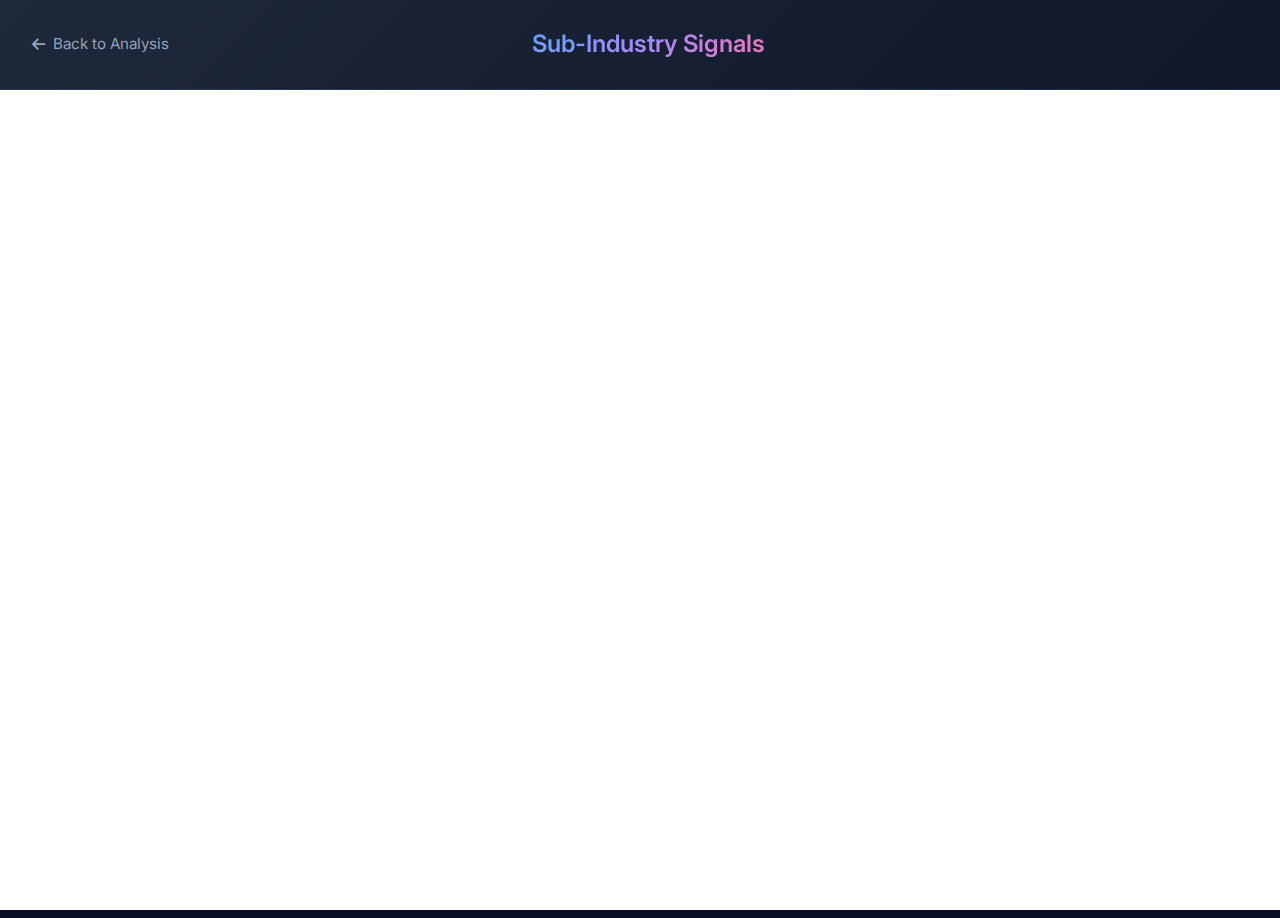
<file: RRG/sub-industry.html>
<!DOCTYPE html>
<html lang="en">
<head>
    <!-- Google Tag Manager -->
    <script>(function(w,d,s,l,i){w[l]=w[l]||[];w[l].push({'gtm.start':
    new Date().getTime(),event:'gtm.js'});var f=d.getElementsByTagName(s)[0],
    j=d.createElement(s),dl=l!='dataLayer'?'&l='+l:'';j.async=true;j.src=
    'https://www.googletagmanager.com/gtm.js?id='+i+dl;f.parentNode.insertBefore(j,f);
    })(window,document,'script','dataLayer','GTM-MLT8VW9S');</script>
    <!-- End Google Tag Manager -->
    <meta charset="UTF-8">
    <meta name="viewport" content="width=device-width, initial-scale=1.0">
    <title>Sub-Industry Analysis</title>
    <link rel="stylesheet" href="../css/style.css">
    <link href="https://fonts.googleapis.com/css2?family=Inter:wght@300;400;600;700&display=swap" rel="stylesheet">
    <link rel="stylesheet" href="https://cdnjs.cloudflare.com/ajax/libs/font-awesome/6.0.0/css/all.min.css">

    <style>
        body {
            background: #0a0e27;
            color: #e2e8f0;
            margin: 0;
            padding: 0;
            font-family: 'Inter', sans-serif;
        }

        .chart-header {
            background: linear-gradient(135deg, #1e293b 0%, #0f172a 100%);
            padding: 1.5rem 2rem;
            border-bottom: 1px solid rgba(59, 130, 246, 0.2);
            display: flex;
            align-items: center;
            justify-content: space-between;
        }

        .back-link {
            display: inline-flex;
            align-items: center;
            gap: 0.5rem;
            color: #94a3b8;
            text-decoration: none;
            font-size: 0.95rem;
            transition: all 0.3s ease;
        }

        .back-link:hover {
            color: #3b82f6;
            gap: 0.75rem;
        }

        .chart-title {
            font-size: 1.5rem;
            font-weight: 600;
            margin: 0;
            background: linear-gradient(135deg, #60a5fa 0%, #a78bfa 50%, #f472b6 100%);
            -webkit-background-clip: text;
            background-clip: text;
            -webkit-text-fill-color: transparent;
        }

        .chart-container {
            width: 100%;
            height: calc(100vh - 80px);
            border: none;
            background: white;
        }

        iframe {
            width: 100%;
            height: 100%;
            border: none;
        }

        @media (max-width: 768px) {
            .chart-header {
                padding: 1rem;
            }

            .chart-title {
                font-size: 1.2rem;
            }
        }
    </style>
</head>
<body>
    <!-- Google Tag Manager (noscript) -->
    <noscript><iframe src="https://www.googletagmanager.com/ns.html?id=GTM-MLT8VW9S"
    height="0" width="0" style="display:none;visibility:hidden"></iframe></noscript>
    <!-- End Google Tag Manager (noscript) -->
    <div class="chart-header">
        <a href="../market-intelligence.html" class="back-link" data-track-category="RRG Navigation" data-track-action="Click" data-track-label="Back from Sub-Industry Chart">
            <i class="fas fa-arrow-left"></i> Back to Analysis
        </a>
        <h1 class="chart-title">Sub-Industry Signals</h1>
        <div style="width: 120px;"></div> <!-- Spacer for centering -->
    </div>

    <div class="chart-container">
        <iframe src="rrg_smart_sub_industry.html" title="Sub-Industry Rotation Chart"></iframe>
    </div>

    <script type="module">
        import { Tracking } from '../js/tracking.js';
        new Tracking();

        // Track page view
        window.dataLayer = window.dataLayer || [];
        window.dataLayer.push({
            'event': 'page_view',
            'page_title': 'Sub-Industry Rotation Analysis',
            'page_location': window.location.href,
            'page_path': window.location.pathname
        });
    </script>
</body>
</html>
</file>
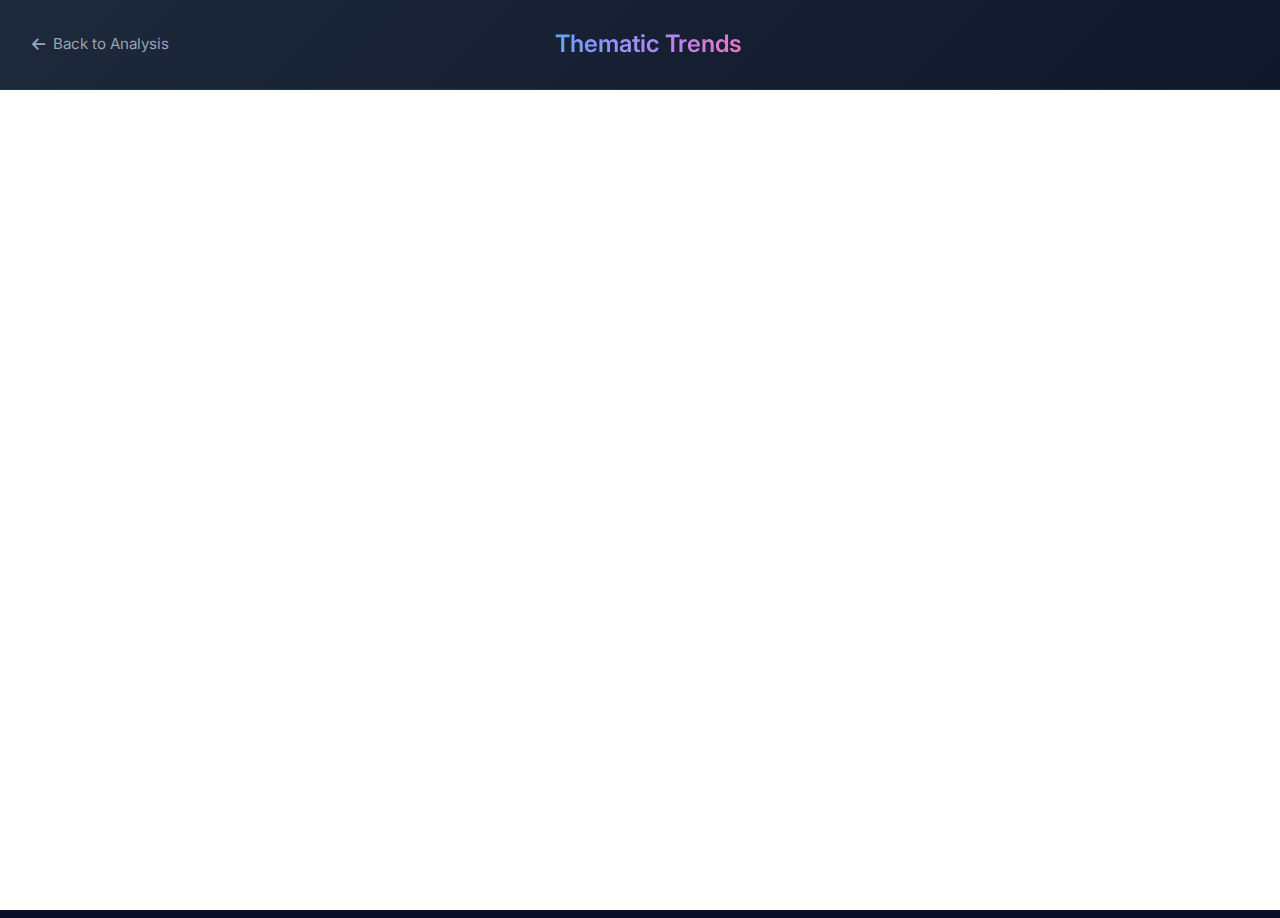
<file: RRG/theme.html>
<!DOCTYPE html>
<html lang="en">
<head>
    <!-- Google Tag Manager -->
    <script>(function(w,d,s,l,i){w[l]=w[l]||[];w[l].push({'gtm.start':
    new Date().getTime(),event:'gtm.js'});var f=d.getElementsByTagName(s)[0],
    j=d.createElement(s),dl=l!='dataLayer'?'&l='+l:'';j.async=true;j.src=
    'https://www.googletagmanager.com/gtm.js?id='+i+dl;f.parentNode.insertBefore(j,f);
    })(window,document,'script','dataLayer','GTM-MLT8VW9S');</script>
    <!-- End Google Tag Manager -->
    <meta charset="UTF-8">
    <meta name="viewport" content="width=device-width, initial-scale=1.0">
    <title>Thematic Analysis</title>
    <link rel="stylesheet" href="../css/style.css">
    <link href="https://fonts.googleapis.com/css2?family=Inter:wght@300;400;600;700&display=swap" rel="stylesheet">
    <link rel="stylesheet" href="https://cdnjs.cloudflare.com/ajax/libs/font-awesome/6.0.0/css/all.min.css">

    <style>
        body {
            background: #0a0e27;
            color: #e2e8f0;
            margin: 0;
            padding: 0;
            font-family: 'Inter', sans-serif;
        }

        .chart-header {
            background: linear-gradient(135deg, #1e293b 0%, #0f172a 100%);
            padding: 1.5rem 2rem;
            border-bottom: 1px solid rgba(59, 130, 246, 0.2);
            display: flex;
            align-items: center;
            justify-content: space-between;
        }

        .back-link {
            display: inline-flex;
            align-items: center;
            gap: 0.5rem;
            color: #94a3b8;
            text-decoration: none;
            font-size: 0.95rem;
            transition: all 0.3s ease;
        }

        .back-link:hover {
            color: #3b82f6;
            gap: 0.75rem;
        }

        .chart-title {
            font-size: 1.5rem;
            font-weight: 600;
            margin: 0;
            background: linear-gradient(135deg, #60a5fa 0%, #a78bfa 50%, #f472b6 100%);
            -webkit-background-clip: text;
            background-clip: text;
            -webkit-text-fill-color: transparent;
        }

        .chart-container {
            width: 100%;
            height: calc(100vh - 80px);
            border: none;
            background: white;
        }

        iframe {
            width: 100%;
            height: 100%;
            border: none;
        }

        @media (max-width: 768px) {
            .chart-header {
                padding: 1rem;
            }

            .chart-title {
                font-size: 1.2rem;
            }
        }
    </style>
</head>
<body>
    <!-- Google Tag Manager (noscript) -->
    <noscript><iframe src="https://www.googletagmanager.com/ns.html?id=GTM-MLT8VW9S"
    height="0" width="0" style="display:none;visibility:hidden"></iframe></noscript>
    <!-- End Google Tag Manager (noscript) -->
    <div class="chart-header">
        <a href="../market-intelligence.html" class="back-link" data-track-category="RRG Navigation" data-track-action="Click" data-track-label="Back from Theme Chart">
            <i class="fas fa-arrow-left"></i> Back to Analysis
        </a>
        <h1 class="chart-title">Thematic Trends</h1>
        <div style="width: 120px;"></div> <!-- Spacer for centering -->
    </div>

    <div class="chart-container">
        <iframe src="rrg_smart_theme.html" title="Thematic Rotation Chart"></iframe>
    </div>

    <script type="module">
        import { Tracking } from '../js/tracking.js';
        new Tracking();

        // Track page view
        window.dataLayer = window.dataLayer || [];
        window.dataLayer.push({
            'event': 'page_view',
            'page_title': 'Thematic Rotation Analysis',
            'page_location': window.location.href,
            'page_path': window.location.pathname
        });
    </script>
</body>
</html>
</file>
<file: css/style.css>
/* =============================================
   DESIGN TOKENS
   ============================================= */
:root {
    --bg:          #0d1117;
    --bg-alt:      #090d13;
    --bg-card:     #161b22;
    --bg-hover:    #1c2330;
    --border:      #30363d;
    --border-subtle: #21262d;

    --text-1:      #e6edf3;
    --text-2:      #8b949e;
    --text-3:      #484f58;

    --blue:        #58a6ff;
    --blue-dim:    rgba(88, 166, 255, 0.12);
    --green:       #3fb950;
    --green-dim:   rgba(63, 185, 80, 0.12);
    --purple:      #bc8cff;
    --purple-dim:  rgba(188, 140, 255, 0.12);
    --yellow:      #d29922;
    --yellow-dim:  rgba(210, 153, 34, 0.12);
    --orange:      #f78166;

    --mono: 'JetBrains Mono', 'Fira Code', monospace;
    --sans: 'Inter', -apple-system, BlinkMacSystemFont, sans-serif;

    --radius:   8px;
    --radius-lg: 12px;
    --shadow:   0 1px 3px rgba(0,0,0,0.4), 0 4px 16px rgba(0,0,0,0.3);
    --shadow-lg: 0 8px 32px rgba(0,0,0,0.5);
}

/* =============================================
   RESET & BASE
   ============================================= */
*, *::before, *::after { margin: 0; padding: 0; box-sizing: border-box; }

html { scroll-behavior: smooth; font-size: 16px; }

body {
    font-family: var(--sans);
    background: var(--bg);
    color: var(--text-1);
    line-height: 1.7;
    overflow-x: hidden;
}

a { color: inherit; text-decoration: none; }

.container {
    max-width: 1000px;
    margin: 0 auto;
    padding: 0 1.5rem;
}

/* =============================================
   NAV
   ============================================= */
#nav {
    position: fixed;
    top: 0;
    left: 0;
    right: 0;
    z-index: 100;
    transition: background 0.3s, border-color 0.3s, backdrop-filter 0.3s;
    border-bottom: 1px solid transparent;
}

#nav.scrolled {
    background: rgba(13, 17, 23, 0.85);
    backdrop-filter: blur(12px);
    -webkit-backdrop-filter: blur(12px);
    border-color: var(--border-subtle);
}

.nav-inner {
    max-width: 1000px;
    margin: 0 auto;
    padding: 0 1.5rem;
    height: 56px;
    display: flex;
    align-items: center;
    justify-content: space-between;
}

.nav-logo {
    font-family: var(--mono);
    font-size: 1.1rem;
    font-weight: 700;
    color: var(--text-1);
    letter-spacing: -0.5px;
}
.nav-logo-dot { color: var(--blue); }

.nav-links {
    display: flex;
    align-items: center;
    gap: 2rem;
}

.nav-links a {
    font-size: 0.875rem;
    color: var(--text-2);
    transition: color 0.2s;
}
.nav-links a:hover { color: var(--text-1); }

.nav-gh {
    font-size: 1.1rem !important;
    color: var(--text-2) !important;
}
.nav-gh:hover { color: var(--text-1) !important; }

/* =============================================
   HERO
   ============================================= */
.hero {
    min-height: 100vh;
    display: flex;
    align-items: center;
    position: relative;
    padding: 80px 0 5rem;
    overflow: hidden;
}

/* Subtle dot grid background */
.hero-bg {
    position: absolute;
    inset: 0;
    pointer-events: none;
    z-index: 0;
}

.hero-grid {
    position: absolute;
    inset: 0;
    background-image:
        radial-gradient(circle at 1px 1px, rgba(88,166,255,0.08) 1px, transparent 0);
    background-size: 32px 32px;
    mask-image: radial-gradient(ellipse 70% 70% at 50% 40%, black 30%, transparent 100%);
    -webkit-mask-image: radial-gradient(ellipse 70% 70% at 50% 40%, black 30%, transparent 100%);
}

.hero .container { position: relative; z-index: 1; }

.hero-content {
    max-width: 700px;
}

/* Terminal widget */
.terminal-window {
    background: var(--bg-card);
    border: 1px solid var(--border);
    border-radius: var(--radius);
    overflow: hidden;
    display: inline-block;
    margin-bottom: 2rem;
    min-width: 340px;
    box-shadow: var(--shadow-lg);
}

.terminal-bar {
    background: var(--bg-alt);
    border-bottom: 1px solid var(--border-subtle);
    padding: 0.55rem 0.85rem;
    display: flex;
    align-items: center;
    gap: 0.4rem;
}

.dot {
    width: 11px; height: 11px;
    border-radius: 50%;
}
.dot-red    { background: #ff5f57; }
.dot-yellow { background: #febc2e; }
.dot-green  { background: #28c840; }

.terminal-title {
    font-family: var(--mono);
    font-size: 0.72rem;
    color: var(--text-3);
    margin-left: 0.5rem;
}

.terminal-body {
    padding: 0.85rem 1rem;
}

.terminal-line {
    display: flex;
    align-items: center;
    gap: 0.5rem;
    font-family: var(--mono);
    font-size: 0.85rem;
}

.t-prompt { color: var(--green); font-weight: 700; }

.typed-text { color: var(--text-1); }

.t-cursor {
    color: var(--blue);
    animation: blink 1s step-end infinite;
}

@keyframes blink { 50% { opacity: 0; } }

/* Hero text */
.hero-name {
    font-size: clamp(2.2rem, 5vw, 3.5rem);
    font-weight: 700;
    letter-spacing: -1px;
    line-height: 1.1;
    margin-bottom: 0.4rem;
}

.hero-role {
    font-family: var(--mono);
    font-size: 1rem;
    color: var(--blue);
    margin-bottom: 2rem;
}

/* Stats */
.hero-stats {
    display: flex;
    align-items: center;
    gap: 1.5rem;
    margin-bottom: 1.75rem;
}

.stat { text-align: left; }

.stat-num {
    display: block;
    font-size: 1.75rem;
    font-weight: 700;
    font-family: var(--mono);
    color: var(--text-1);
    line-height: 1;
}

.stat-label {
    font-size: 0.75rem;
    color: var(--text-3);
    text-transform: uppercase;
    letter-spacing: 0.06em;
    display: block;
    margin-top: 0.2rem;
}

.stat-divider {
    width: 1px;
    height: 36px;
    background: var(--border);
}

.hero-bio {
    font-size: 1rem;
    color: var(--text-2);
    line-height: 1.8;
    max-width: 580px;
    margin-bottom: 2rem;
}

/* CTAs */
.cta-group {
    display: flex;
    gap: 0.75rem;
    flex-wrap: wrap;
}

.btn {
    display: inline-flex;
    align-items: center;
    gap: 0.45rem;
    padding: 0.6rem 1.2rem;
    border-radius: var(--radius);
    font-size: 0.9rem;
    font-weight: 500;
    transition: all 0.2s;
    cursor: pointer;
}

.btn-primary {
    background: var(--blue);
    color: #040810;
    font-weight: 600;
}
.btn-primary:hover { background: #79c0ff; transform: translateY(-1px); }

.btn-secondary {
    border: 1px solid var(--border);
    color: var(--text-2);
    background: transparent;
}
.btn-secondary:hover { border-color: var(--blue); color: var(--blue); transform: translateY(-1px); }

/* Scroll hint */
.hero-scroll-hint {
    position: absolute;
    bottom: 2rem;
    left: 50%;
    transform: translateX(-50%);
    display: flex;
    flex-direction: column;
    align-items: center;
    gap: 0.3rem;
    color: var(--text-3);
    font-size: 0.7rem;
    letter-spacing: 0.1em;
    text-transform: uppercase;
    animation: float 2.5s ease-in-out infinite;
}

@keyframes float {
    0%, 100% { transform: translateX(-50%) translateY(0); }
    50%       { transform: translateX(-50%) translateY(-6px); }
}

/* =============================================
   SECTIONS
   ============================================= */
section {
    padding: 5rem 0;
    border-top: 1px solid var(--border-subtle);
}

.section-alt {
    background: var(--bg-alt);
}

.section-header {
    margin-bottom: 3rem;
}

.section-tag {
    font-family: var(--mono);
    font-size: 0.75rem;
    color: var(--blue);
    text-transform: uppercase;
    letter-spacing: 0.1em;
    display: block;
    margin-bottom: 0.5rem;
}

.section-header h2 {
    font-size: clamp(1.6rem, 3vw, 2.2rem);
    font-weight: 700;
    letter-spacing: -0.5px;
}

/* =============================================
   TIMELINE
   ============================================= */
.timeline {
    position: relative;
    display: flex;
    flex-direction: column;
    gap: 0;
    margin-bottom: 4rem;
}

.tl-item {
    display: grid;
    grid-template-columns: 28px 1fr;
    gap: 1.25rem;
    position: relative;
}

.tl-marker {
    display: flex;
    flex-direction: column;
    align-items: center;
    padding-top: 0.2rem;
}

.tl-dot {
    width: 12px;
    height: 12px;
    border-radius: 50%;
    background: var(--border);
    border: 2px solid var(--bg);
    outline: 2px solid var(--border);
    flex-shrink: 0;
}

.tl-dot-active {
    background: var(--green);
    outline-color: var(--green);
    box-shadow: 0 0 8px rgba(63,185,80,0.5);
}

.tl-line {
    width: 2px;
    flex: 1;
    background: var(--border-subtle);
    margin-top: 4px;
    min-height: 40px;
}

.tl-content {
    padding-bottom: 2.5rem;
}

.tl-meta {
    display: flex;
    align-items: center;
    gap: 1rem;
    margin-bottom: 0.35rem;
    flex-wrap: wrap;
}

.tl-company {
    font-weight: 600;
    font-size: 0.9rem;
    color: var(--text-1);
}

.tl-current {
    color: var(--green);
}

.tl-period {
    font-family: var(--mono);
    font-size: 0.75rem;
    color: var(--text-3);
}

.tl-role {
    font-size: 1rem;
    font-weight: 500;
    color: var(--text-2);
    margin-bottom: 0.6rem;
}

.tl-content > p {
    font-size: 0.9rem;
    color: var(--text-2);
    line-height: 1.75;
    margin-bottom: 0.85rem;
}

.tl-tags {
    display: flex;
    flex-wrap: wrap;
    gap: 0.4rem;
}

.tl-tags span {
    font-family: var(--mono);
    font-size: 0.72rem;
    padding: 0.15rem 0.55rem;
    border-radius: 4px;
    background: var(--bg-card);
    border: 1px solid var(--border-subtle);
    color: var(--text-3);
}

/* =============================================
   STACK PILLS
   ============================================= */
.stack-block {
    border: 1px solid var(--border);
    border-radius: var(--radius-lg);
    padding: 1.75rem 2rem;
    background: var(--bg-card);
}

.stack-heading {
    font-family: var(--mono);
    font-size: 0.75rem;
    color: var(--text-3);
    text-transform: uppercase;
    letter-spacing: 0.1em;
    margin-bottom: 1.25rem;
}

.stack-groups {
    display: grid;
    grid-template-columns: 1fr 1fr;
    gap: 1.5rem 2.5rem;
}

@media (max-width: 600px) {
    .stack-groups { grid-template-columns: 1fr; }
}

.stack-group-label {
    font-size: 0.75rem;
    color: var(--text-3);
    display: block;
    margin-bottom: 0.6rem;
}

.stack-pills {
    display: flex;
    flex-wrap: wrap;
    gap: 0.4rem;
}

.pill {
    font-family: var(--mono);
    font-size: 0.75rem;
    padding: 0.25rem 0.65rem;
    border-radius: 4px;
    background: var(--bg-alt);
    border: 1px solid var(--border-subtle);
    color: var(--text-2);
}

.pill-primary {
    background: var(--blue-dim);
    border-color: rgba(88,166,255,0.25);
    color: var(--blue);
}

.pill-accent {
    background: var(--purple-dim);
    border-color: rgba(188,140,255,0.25);
    color: var(--purple);
}

/* =============================================
   PROJECTS
   ============================================= */

/* Featured */
.project-featured {
    background: var(--bg-card);
    border: 1px solid var(--border);
    border-radius: var(--radius-lg);
    padding: 2rem 2rem;
    margin-bottom: 1.5rem;
    position: relative;
    overflow: hidden;
    transition: border-color 0.2s;
}

.project-featured::before {
    content: '';
    position: absolute;
    top: 0; left: 0; right: 0;
    height: 2px;
    background: linear-gradient(90deg, var(--green), var(--blue));
}

.project-featured:hover { border-color: var(--border); }

.pf-label {
    margin-bottom: 1rem;
}

.tag-active {
    font-family: var(--mono);
    font-size: 0.72rem;
    padding: 0.2rem 0.6rem;
    border-radius: 4px;
    background: var(--green-dim);
    border: 1px solid rgba(63,185,80,0.25);
    color: var(--green);
    font-weight: 600;
    text-transform: uppercase;
    letter-spacing: 0.04em;
}

.pf-body {
    display: grid;
    grid-template-columns: 1fr auto;
    gap: 2rem;
    align-items: start;
}

@media (max-width: 700px) {
    .pf-body { grid-template-columns: 1fr; }
}

.pf-text h3 {
    font-size: 1.3rem;
    font-weight: 700;
    margin-bottom: 0.75rem;
    letter-spacing: -0.3px;
}

.pf-text p {
    font-size: 0.9rem;
    color: var(--text-2);
    line-height: 1.8;
    margin-bottom: 0.75rem;
}

.pf-note {
    font-style: italic;
    color: var(--text-3) !important;
    font-size: 0.85rem !important;
}

.pf-stack {
    display: flex;
    flex-direction: column;
    gap: 0.4rem;
    min-width: 180px;
    flex-shrink: 0;
}

@media (max-width: 700px) {
    .pf-stack { flex-direction: row; flex-wrap: wrap; }
}

.pf-stack span {
    font-family: var(--mono);
    font-size: 0.75rem;
    padding: 0.3rem 0.75rem;
    border-radius: 4px;
    background: var(--bg-alt);
    border: 1px solid var(--border-subtle);
    color: var(--text-2);
    white-space: nowrap;
}

/* Project grid */
.projects-grid {
    display: grid;
    grid-template-columns: repeat(auto-fit, minmax(300px, 1fr));
    gap: 1rem;
}

.project-card {
    background: var(--bg-card);
    border: 1px solid var(--border);
    border-radius: var(--radius);
    padding: 1.5rem;
    display: flex;
    flex-direction: column;
    transition: border-color 0.2s, transform 0.2s;
}

.project-card:hover {
    border-color: var(--blue);
    transform: translateY(-2px);
}

.card-top {
    margin-bottom: 0.85rem;
}

.tag {
    font-family: var(--mono);
    font-size: 0.7rem;
    padding: 0.18rem 0.55rem;
    border-radius: 4px;
    font-weight: 600;
    text-transform: uppercase;
    letter-spacing: 0.04em;
    display: inline-block;
    margin-bottom: 0.55rem;
}

.tag-work { background: var(--blue-dim); color: var(--blue); border: 1px solid rgba(88,166,255,0.2); }
.tag-side { background: var(--green-dim); color: var(--green); border: 1px solid rgba(63,185,80,0.2); }
.tag-java { background: var(--yellow-dim); color: var(--yellow); border: 1px solid rgba(210,153,34,0.2); }

.project-card h3 {
    font-size: 1rem;
    font-weight: 600;
}

.project-card > p {
    font-size: 0.875rem;
    color: var(--text-2);
    line-height: 1.75;
    flex-grow: 1;
    margin-bottom: 1rem;
}

.tech-stack {
    display: flex;
    flex-wrap: wrap;
    gap: 0.35rem;
    margin-bottom: 0.75rem;
}

.tech-stack span {
    font-family: var(--mono);
    font-size: 0.72rem;
    padding: 0.18rem 0.5rem;
    border-radius: 3px;
    background: var(--bg-alt);
    border: 1px solid var(--border-subtle);
    color: var(--text-3);
}

.card-link {
    font-size: 0.85rem;
    color: var(--blue);
    font-weight: 500;
    display: inline-block;
    margin-top: auto;
    transition: opacity 0.2s;
}
.card-link:hover { opacity: 0.75; }

/* =============================================
   THINKING
   ============================================= */
.thinking-grid {
    display: grid;
    grid-template-columns: 1fr 1fr;
    gap: 1.25rem;
}

@media (max-width: 640px) {
    .thinking-grid { grid-template-columns: 1fr; }
}

.thought {
    background: var(--bg-card);
    border: 1px solid var(--border);
    border-radius: var(--radius);
    padding: 1.5rem;
    transition: border-color 0.2s;
}

.thought:hover { border-color: var(--blue); }

.thought-wide {
    grid-column: 1 / -1;
    background: linear-gradient(135deg, var(--bg-card) 0%, rgba(88,166,255,0.04) 100%);
    border-color: rgba(88,166,255,0.2);
}

.thought-num {
    font-family: var(--mono);
    font-size: 0.7rem;
    color: var(--text-3);
    display: block;
    margin-bottom: 0.5rem;
}

.thought h3 {
    font-size: 0.95rem;
    font-weight: 600;
    margin-bottom: 0.5rem;
    line-height: 1.4;
}

.thought p {
    font-size: 0.875rem;
    color: var(--text-2);
    line-height: 1.75;
}

/* =============================================
   CONTACT
   ============================================= */
.contact-block {
    display: grid;
    grid-template-columns: 1fr auto;
    gap: 3rem;
    align-items: center;
}

@media (max-width: 640px) {
    .contact-block { grid-template-columns: 1fr; }
}

.contact-text h2 {
    font-size: 1.75rem;
    font-weight: 700;
    margin: 0.5rem 0 0.75rem;
}

.contact-text p {
    color: var(--text-2);
    font-size: 0.9rem;
    max-width: 440px;
}

.contact-actions {
    display: flex;
    flex-direction: column;
    gap: 0.65rem;
    flex-shrink: 0;
}

/* =============================================
   FOOTER
   ============================================= */
footer {
    padding: 1.5rem 0;
    border-top: 1px solid var(--border-subtle);
}

.footer-inner {
    display: flex;
    justify-content: space-between;
    align-items: center;
    flex-wrap: wrap;
    gap: 0.5rem;
}

.footer-name {
    font-size: 0.85rem;
    font-weight: 500;
}

.footer-copy {
    font-family: var(--mono);
    font-size: 0.75rem;
    color: var(--text-3);
}

/* =============================================
   SCROLL REVEAL ANIMATIONS
   ============================================= */
.js-enabled .reveal {
    opacity: 0;
    transform: translateY(20px);
    transition: opacity 0.55s ease, transform 0.55s ease;
}

.js-enabled .reveal.visible {
    opacity: 1;
    transform: none;
}

.reveal-delay-1 { transition-delay: 0.1s; }
.reveal-delay-2 { transition-delay: 0.2s; }
.reveal-delay-3 { transition-delay: 0.3s; }
.reveal-delay-4 { transition-delay: 0.4s; }

/* =============================================
   RESPONSIVE
   ============================================= */
@media (max-width: 768px) {
    .nav-links a:not(.nav-gh) { display: none; }
    .hero-stats { gap: 1rem; }
    .stat-num { font-size: 1.4rem; }
    .terminal-window { min-width: unset; width: 100%; }
}
</file>
